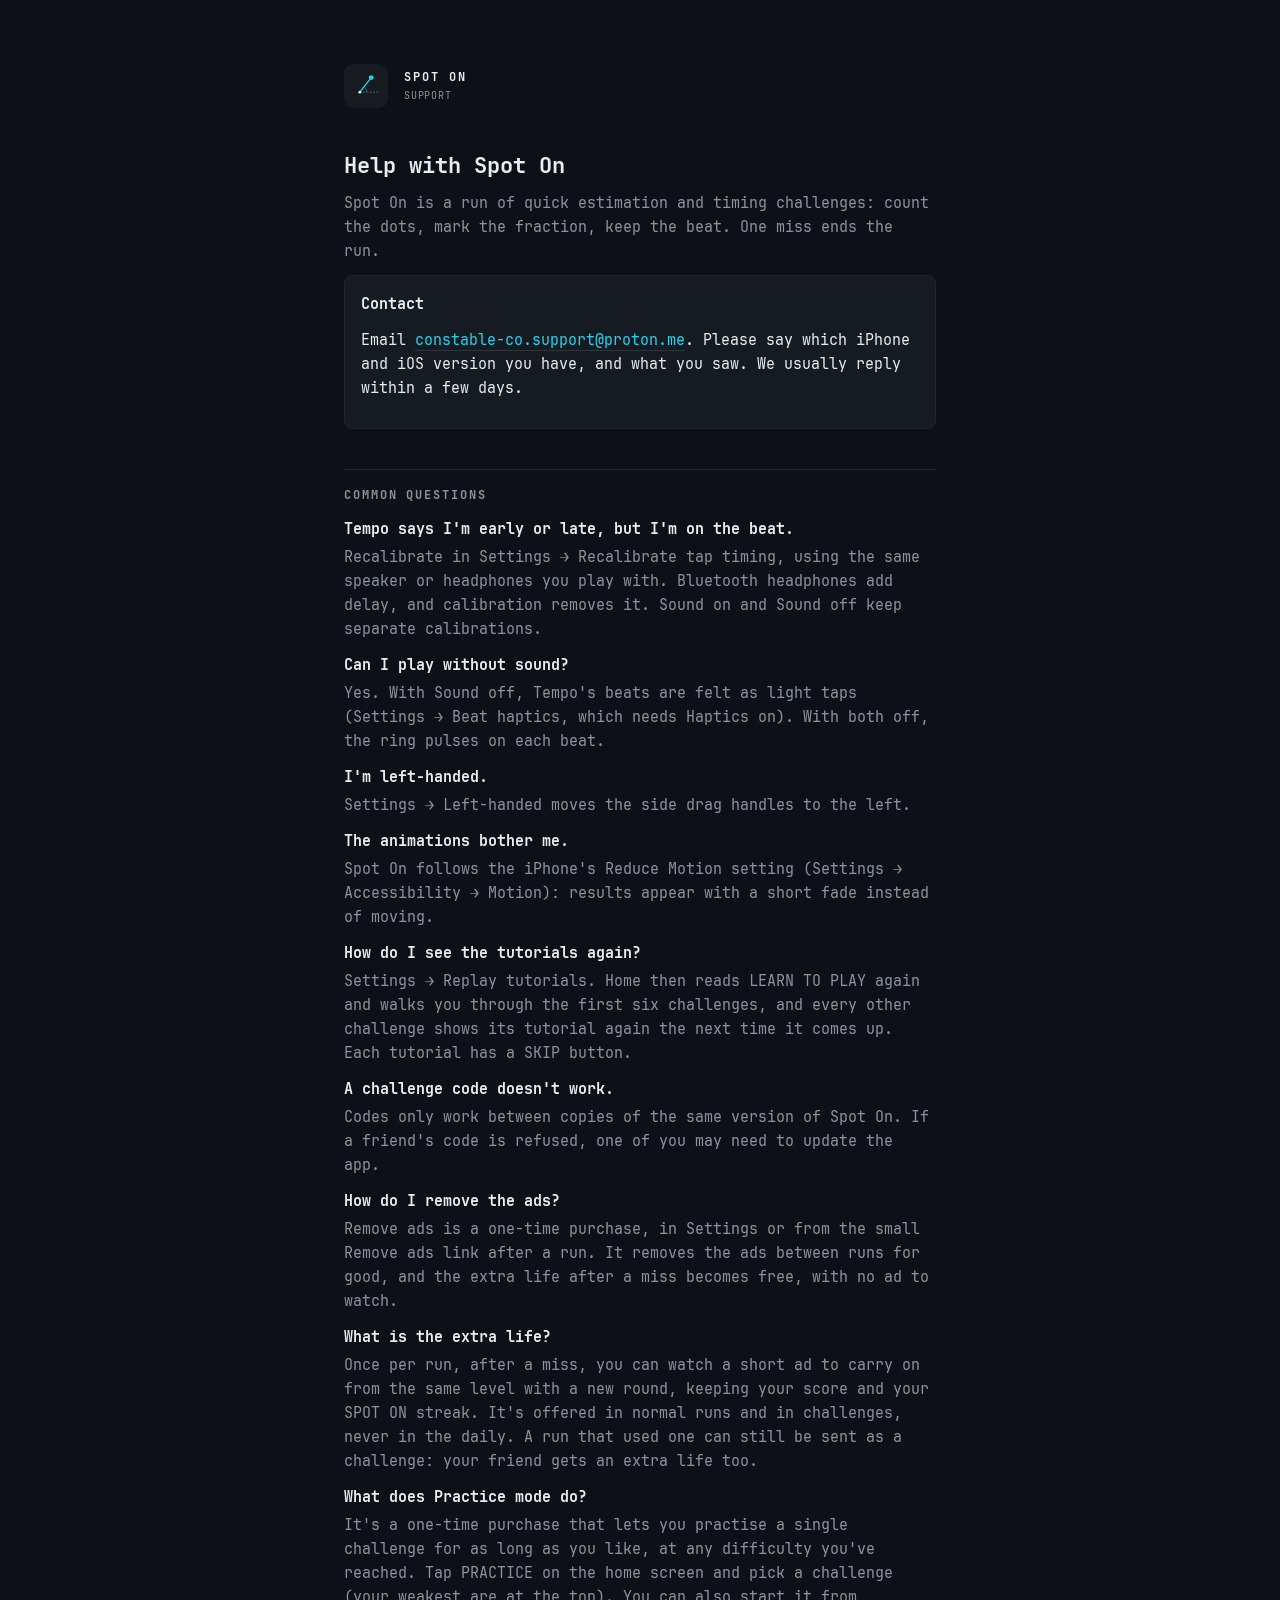
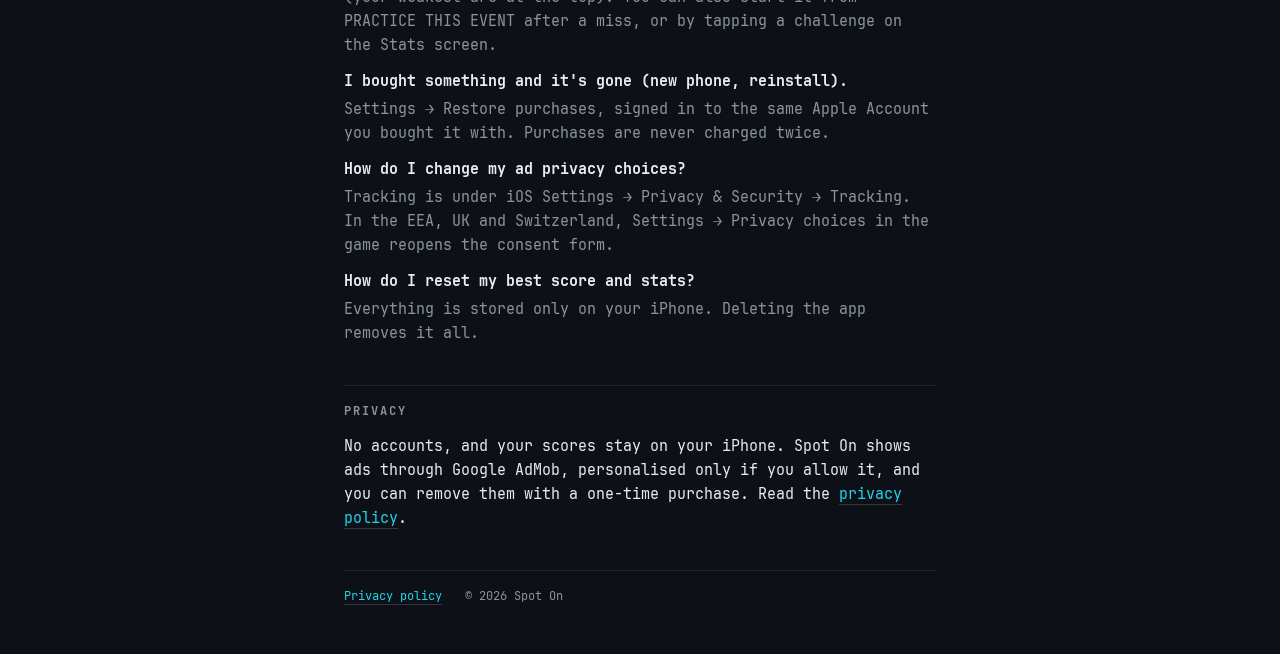
<file: index.html>
<!doctype html>
<html lang="en">
<head>
  <meta charset="utf-8">
  <meta name="viewport" content="width=device-width, initial-scale=1">
  <title>Spot On · Support</title>
  <meta name="description" content="Help and contact for Spot On, a game of estimation and timing for iPhone.">
  <meta name="theme-color" content="#0D1117">
  <link rel="stylesheet" href="style.css">
</head>
<body>
<main>
  <header>
    <svg class="mark" viewBox="0 0 100 100" aria-hidden="true">
      <rect width="100" height="100" rx="22" fill="#161B22"/>
      <line x1="36" y1="64" x2="80" y2="64" stroke="#8B949E" stroke-width="1.2" stroke-dasharray="4.5 3"/>
      <path d="M52 64 A16 16 0 0 0 45.85 51.39" fill="none" stroke="#22D3EE" stroke-opacity="0.45" stroke-width="2"/>
      <line x1="36" y1="64" x2="61.86" y2="30.9" stroke="#22D3EE" stroke-width="3" stroke-linecap="round"/>
      <circle cx="61.86" cy="30.9" r="5.5" fill="#22D3EE"/>
      <circle cx="36" cy="64" r="3.2" fill="#E6EDF3"/>
    </svg>
    <div class="title">Spot On<small>support</small></div>
  </header>

  <h1>Help with Spot On</h1>
  <p class="lede">Spot On is a run of quick estimation and timing challenges: count the dots, mark the fraction, keep the beat. One miss ends the run.</p>

  <div class="card">
    <p><strong>Contact</strong></p>
    <p>Email <a href="mailto:constable-co.support@proton.me">constable-co.support@proton.me</a>. Please say which iPhone and iOS version you have, and what you saw. We usually reply within a few days.</p>
  </div>

  <h2>Common questions</h2>
  <dl>
    <dt>Tempo says I'm early or late, but I'm on the beat.</dt>
    <dd>Recalibrate in Settings → Recalibrate tap timing, using the same speaker or headphones you play with. Bluetooth headphones add delay, and calibration removes it. Sound on and Sound off keep separate calibrations.</dd>

    <dt>Can I play without sound?</dt>
    <dd>Yes. With Sound off, Tempo's beats are felt as light taps (Settings → Beat haptics, which needs Haptics on). With both off, the ring pulses on each beat.</dd>

    <dt>I'm left-handed.</dt>
    <dd>Settings → Left-handed moves the side drag handles to the left.</dd>

    <dt>The animations bother me.</dt>
    <dd>Spot On follows the iPhone's Reduce Motion setting (Settings → Accessibility → Motion): results appear with a short fade instead of moving.</dd>

    <dt>How do I see the tutorials again?</dt>
    <dd>Settings → Replay tutorials. Home then reads LEARN TO PLAY again and walks you through the first six challenges, and every other challenge shows its tutorial again the next time it comes up. Each tutorial has a SKIP button.</dd>

    <dt>A challenge code doesn't work.</dt>
    <dd>Codes only work between copies of the same version of Spot On. If a friend's code is refused, one of you may need to update the app.</dd>

    <dt>How do I remove the ads?</dt>
    <dd>Remove ads is a one-time purchase, in Settings or from the small Remove ads link after a run. It removes the ads between runs for good, and the extra life after a miss becomes free, with no ad to watch.</dd>

    <dt>What is the extra life?</dt>
    <dd>Once per run, after a miss, you can watch a short ad to carry on from the same level with a new round, keeping your score and your SPOT ON streak. It's offered in normal runs and in challenges, never in the daily. A run that used one can still be sent as a challenge: your friend gets an extra life too.</dd>

    <dt>What does Practice mode do?</dt>
    <dd>It's a one-time purchase that lets you practise a single challenge for as long as you like, at any difficulty you've reached. Tap PRACTICE on the home screen and pick a challenge (your weakest are at the top). You can also start it from PRACTICE THIS EVENT after a miss, or by tapping a challenge on the Stats screen.</dd>

    <dt>I bought something and it's gone (new phone, reinstall).</dt>
    <dd>Settings → Restore purchases, signed in to the same Apple Account you bought it with. Purchases are never charged twice.</dd>

    <dt>How do I change my ad privacy choices?</dt>
    <dd>Tracking is under iOS Settings → Privacy &amp; Security → Tracking. In the EEA, UK and Switzerland, Settings → Privacy choices in the game reopens the consent form.</dd>

    <dt>How do I reset my best score and stats?</dt>
    <dd>Everything is stored only on your iPhone. Deleting the app removes it all.</dd>
  </dl>

  <h2>Privacy</h2>
  <p>No accounts, and your scores stay on your iPhone. Spot On shows ads through Google AdMob, personalised only if you allow it, and you can remove them with a one-time purchase. Read the <a href="privacy.html">privacy policy</a>.</p>

  <footer>
    <a href="privacy.html">Privacy policy</a>
    <span>© 2026 Spot On</span>
  </footer>
</main>
</body>
</html>
</file>
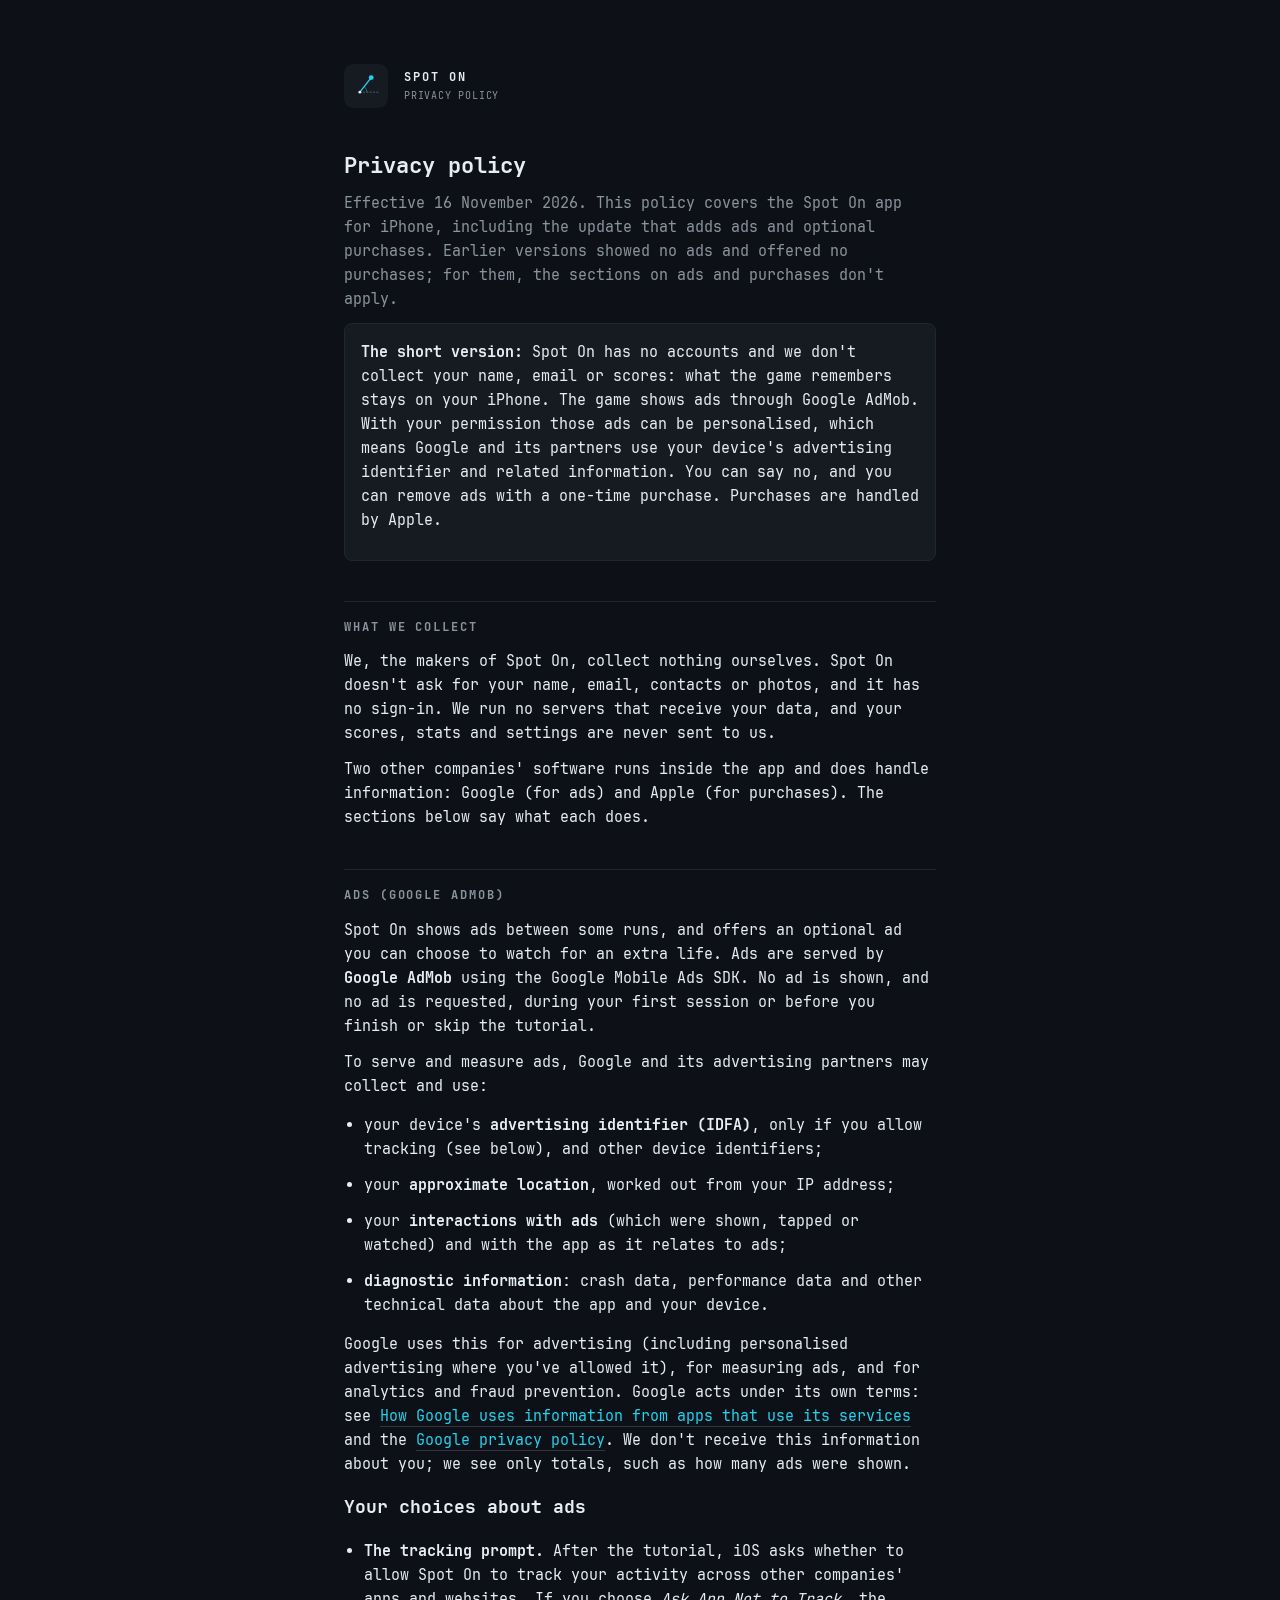
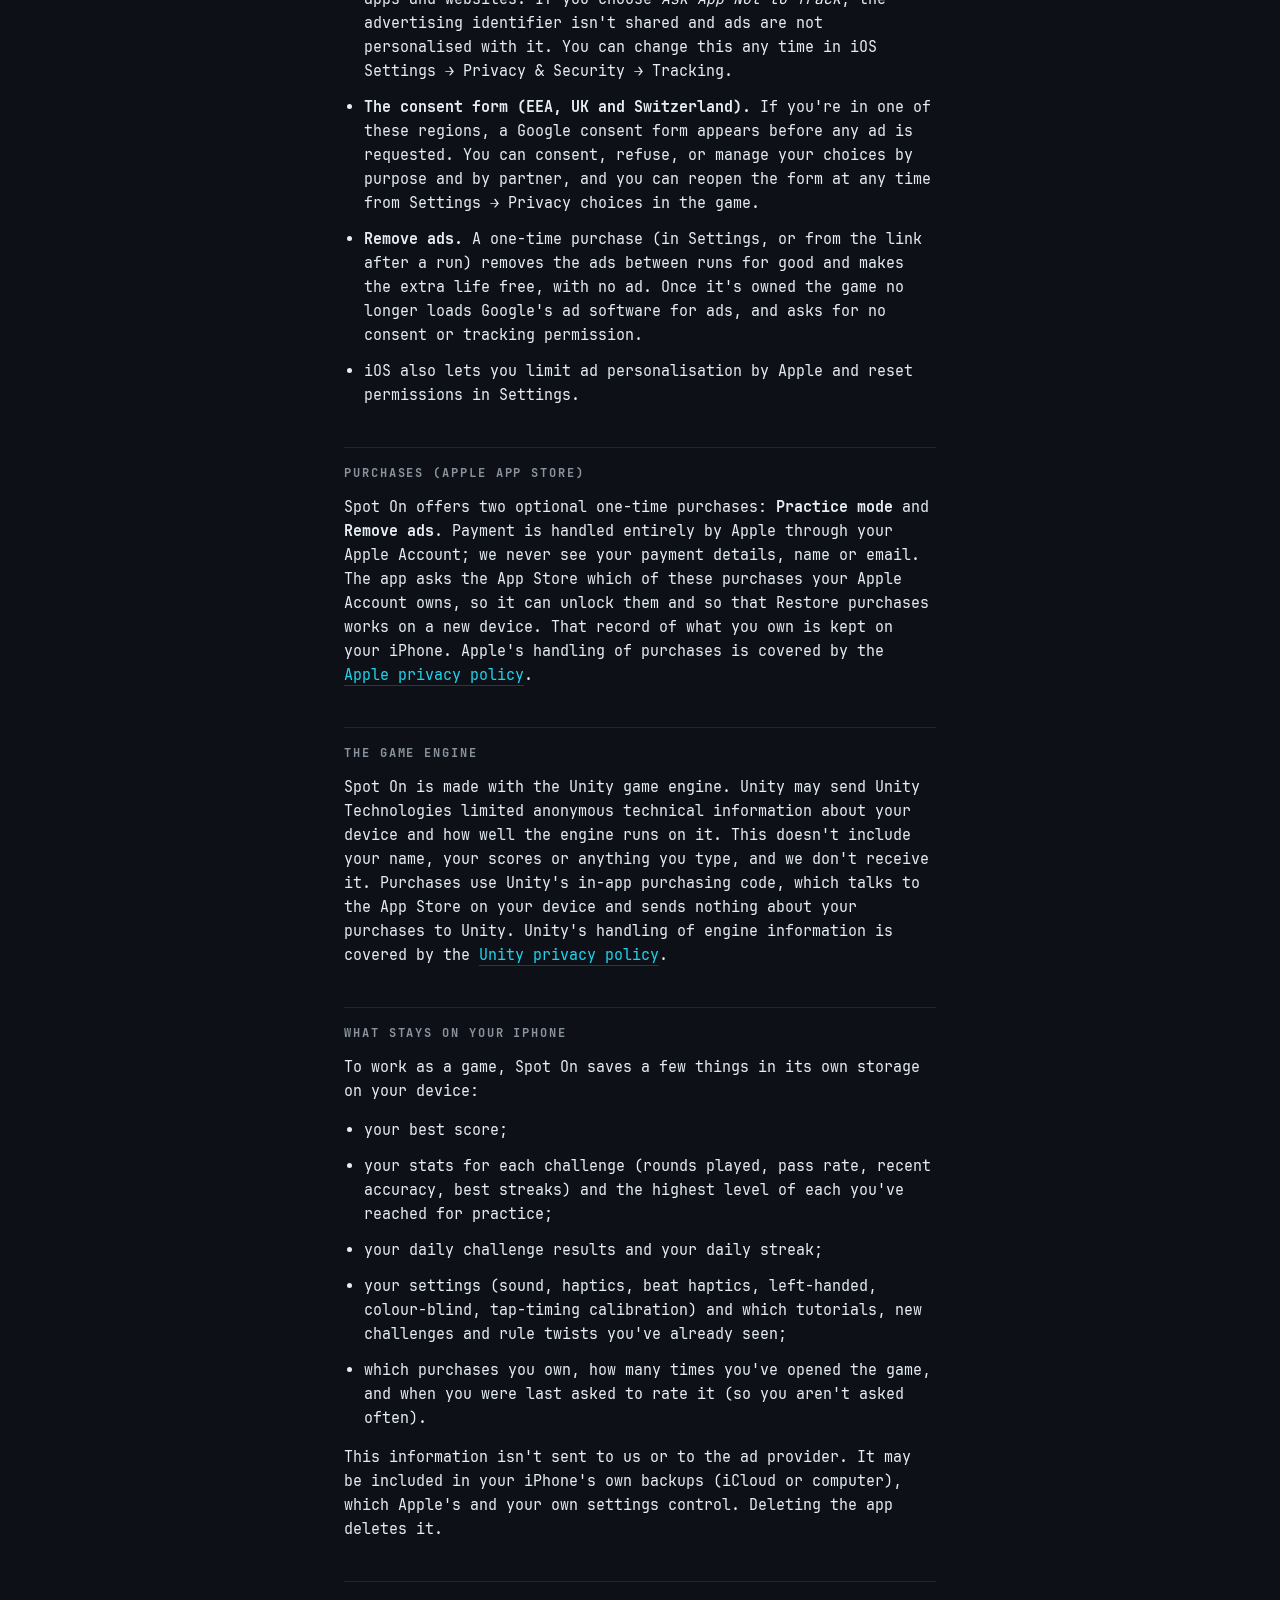
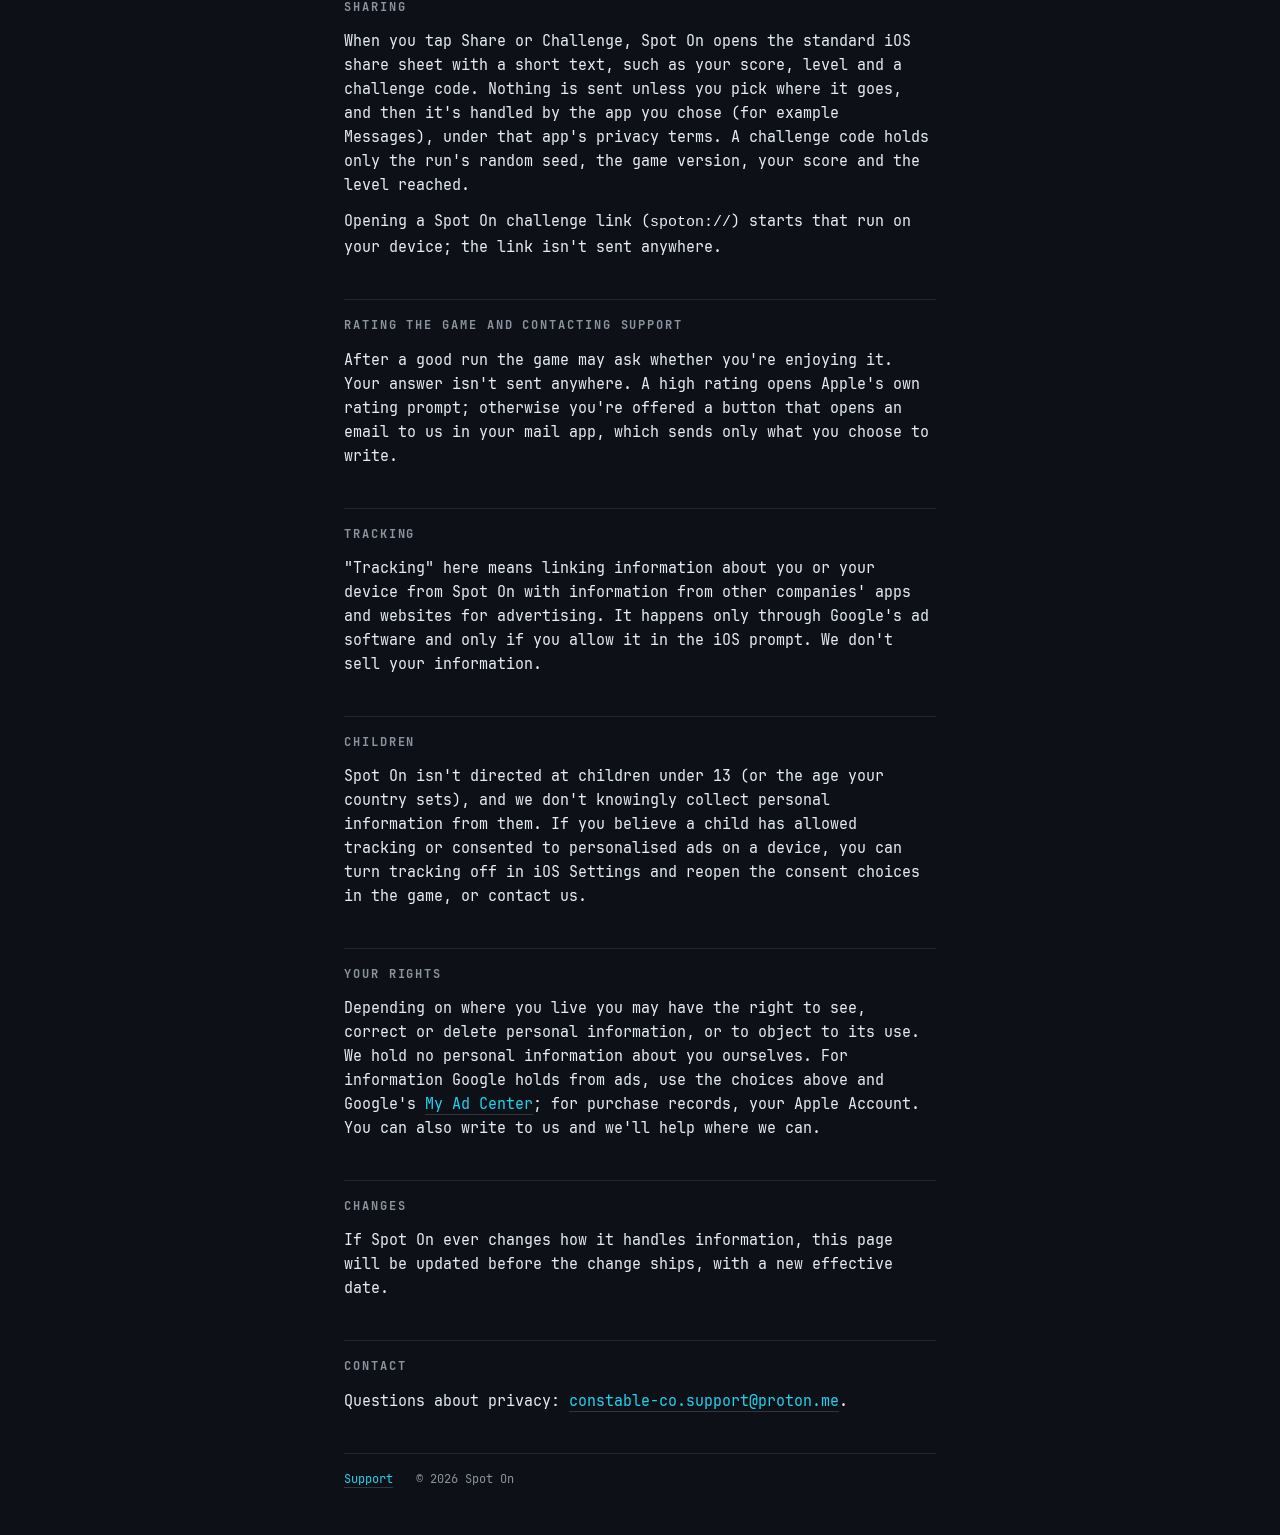
<file: privacy.html>
<!doctype html>
<html lang="en">
<head>
  <meta charset="utf-8">
  <meta name="viewport" content="width=device-width, initial-scale=1">
  <title>Spot On · Privacy policy</title>
  <meta name="description" content="Spot On has no accounts and keeps your scores on your iPhone. It shows ads through Google AdMob, which may be personalised with your permission, and offers optional purchases through the App Store.">
  <meta name="theme-color" content="#0D1117">
  <link rel="stylesheet" href="style.css">
</head>
<body>
<main>
  <header>
    <svg class="mark" viewBox="0 0 100 100" aria-hidden="true">
      <rect width="100" height="100" rx="22" fill="#161B22"/>
      <line x1="36" y1="64" x2="80" y2="64" stroke="#8B949E" stroke-width="1.2" stroke-dasharray="4.5 3"/>
      <path d="M52 64 A16 16 0 0 0 45.85 51.39" fill="none" stroke="#22D3EE" stroke-opacity="0.45" stroke-width="2"/>
      <line x1="36" y1="64" x2="61.86" y2="30.9" stroke="#22D3EE" stroke-width="3" stroke-linecap="round"/>
      <circle cx="61.86" cy="30.9" r="5.5" fill="#22D3EE"/>
      <circle cx="36" cy="64" r="3.2" fill="#E6EDF3"/>
    </svg>
    <div class="title">Spot On<small>privacy policy</small></div>
  </header>

  <h1>Privacy policy</h1>
  <p class="lede">Effective 16 November 2026. This policy covers the Spot On app for iPhone, including the update that adds ads and optional purchases. Earlier versions showed no ads and offered no purchases; for them, the sections on ads and purchases don't apply.</p>

  <div class="card">
    <p><strong class="ok">The short version:</strong> Spot On has no accounts and we don't collect your name, email or scores: what the game remembers stays on your iPhone. The game shows ads through Google AdMob. With your permission those ads can be personalised, which means Google and its partners use your device's advertising identifier and related information. You can say no, and you can remove ads with a one-time purchase. Purchases are handled by Apple.</p>
  </div>

  <h2>What we collect</h2>
  <p>We, the makers of Spot On, collect nothing ourselves. Spot On doesn't ask for your name, email, contacts or photos, and it has no sign-in. We run no servers that receive your data, and your scores, stats and settings are never sent to us.</p>
  <p>Two other companies' software runs inside the app and does handle information: Google (for ads) and Apple (for purchases). The sections below say what each does.</p>

  <h2>Ads (Google AdMob)</h2>
  <p>Spot On shows ads between some runs, and offers an optional ad you can choose to watch for an extra life. Ads are served by <strong>Google AdMob</strong> using the Google Mobile Ads SDK. No ad is shown, and no ad is requested, during your first session or before you finish or skip the tutorial.</p>
  <p>To serve and measure ads, Google and its advertising partners may collect and use:</p>
  <ul>
    <li>your device's <strong>advertising identifier (IDFA)</strong>, only if you allow tracking (see below), and other device identifiers;</li>
    <li>your <strong>approximate location</strong>, worked out from your IP address;</li>
    <li>your <strong>interactions with ads</strong> (which were shown, tapped or watched) and with the app as it relates to ads;</li>
    <li><strong>diagnostic information</strong>: crash data, performance data and other technical data about the app and your device.</li>
  </ul>
  <p>Google uses this for advertising (including personalised advertising where you've allowed it), for measuring ads, and for analytics and fraud prevention. Google acts under its own terms: see <a href="https://policies.google.com/technologies/partner-sites">How Google uses information from apps that use its services</a> and the <a href="https://policies.google.com/privacy">Google privacy policy</a>. We don't receive this information about you; we see only totals, such as how many ads were shown.</p>

  <h3>Your choices about ads</h3>
  <ul>
    <li><strong>The tracking prompt.</strong> After the tutorial, iOS asks whether to allow Spot On to track your activity across other companies' apps and websites. If you choose <em>Ask App Not to Track</em>, the advertising identifier isn't shared and ads are not personalised with it. You can change this any time in iOS Settings → Privacy &amp; Security → Tracking.</li>
    <li><strong>The consent form (EEA, UK and Switzerland).</strong> If you're in one of these regions, a Google consent form appears before any ad is requested. You can consent, refuse, or manage your choices by purpose and by partner, and you can reopen the form at any time from Settings → Privacy choices in the game.</li>
    <li><strong>Remove ads.</strong> A one-time purchase (in Settings, or from the link after a run) removes the ads between runs for good and makes the extra life free, with no ad. Once it's owned the game no longer loads Google's ad software for ads, and asks for no consent or tracking permission.</li>
    <li>iOS also lets you limit ad personalisation by Apple and reset permissions in Settings.</li>
  </ul>

  <h2>Purchases (Apple App Store)</h2>
  <p>Spot On offers two optional one-time purchases: <strong>Practice mode</strong> and <strong>Remove ads</strong>. Payment is handled entirely by Apple through your Apple Account; we never see your payment details, name or email. The app asks the App Store which of these purchases your Apple Account owns, so it can unlock them and so that Restore purchases works on a new device. That record of what you own is kept on your iPhone. Apple's handling of purchases is covered by the <a href="https://www.apple.com/legal/privacy/">Apple privacy policy</a>.</p>

  <h2>The game engine</h2>
  <p>Spot On is made with the Unity game engine. Unity may send Unity Technologies limited anonymous technical information about your device and how well the engine runs on it. This doesn't include your name, your scores or anything you type, and we don't receive it. Purchases use Unity's in-app purchasing code, which talks to the App Store on your device and sends nothing about your purchases to Unity. Unity's handling of engine information is covered by the <a href="https://unity.com/legal/privacy-policy">Unity privacy policy</a>.</p>

  <h2>What stays on your iPhone</h2>
  <p>To work as a game, Spot On saves a few things in its own storage on your device:</p>
  <ul>
    <li>your best score;</li>
    <li>your stats for each challenge (rounds played, pass rate, recent accuracy, best streaks) and the highest level of each you've reached for practice;</li>
    <li>your daily challenge results and your daily streak;</li>
    <li>your settings (sound, haptics, beat haptics, left-handed, colour-blind, tap-timing calibration) and which tutorials, new challenges and rule twists you've already seen;</li>
    <li>which purchases you own, how many times you've opened the game, and when you were last asked to rate it (so you aren't asked often).</li>
  </ul>
  <p>This information isn't sent to us or to the ad provider. It may be included in your iPhone's own backups (iCloud or computer), which Apple's and your own settings control. Deleting the app deletes it.</p>

  <h2>Sharing</h2>
  <p>When you tap Share or Challenge, Spot On opens the standard iOS share sheet with a short text, such as your score, level and a challenge code. Nothing is sent unless you pick where it goes, and then it's handled by the app you chose (for example Messages), under that app's privacy terms. A challenge code holds only the run's random seed, the game version, your score and the level reached.</p>
  <p>Opening a Spot On challenge link (<code>spoton://</code>) starts that run on your device; the link isn't sent anywhere.</p>

  <h2>Rating the game and contacting support</h2>
  <p>After a good run the game may ask whether you're enjoying it. Your answer isn't sent anywhere. A high rating opens Apple's own rating prompt; otherwise you're offered a button that opens an email to us in your mail app, which sends only what you choose to write.</p>

  <h2>Tracking</h2>
  <p>"Tracking" here means linking information about you or your device from Spot On with information from other companies' apps and websites for advertising. It happens only through Google's ad software and only if you allow it in the iOS prompt. We don't sell your information.</p>

  <h2>Children</h2>
  <p>Spot On isn't directed at children under 13 (or the age your country sets), and we don't knowingly collect personal information from them. If you believe a child has allowed tracking or consented to personalised ads on a device, you can turn tracking off in iOS Settings and reopen the consent choices in the game, or contact us.</p>

  <h2>Your rights</h2>
  <p>Depending on where you live you may have the right to see, correct or delete personal information, or to object to its use. We hold no personal information about you ourselves. For information Google holds from ads, use the choices above and Google's <a href="https://myadcenter.google.com/">My Ad Center</a>; for purchase records, your Apple Account. You can also write to us and we'll help where we can.</p>

  <h2>Changes</h2>
  <p>If Spot On ever changes how it handles information, this page will be updated before the change ships, with a new effective date.</p>

  <h2>Contact</h2>
  <p>Questions about privacy: <a href="mailto:constable-co.support@proton.me">constable-co.support@proton.me</a>.</p>

  <footer>
    <a href="index.html">Support</a>
    <span>© 2026 Spot On</span>
  </footer>
</main>
</body>
</html>
</file>
<file: style.css>
/* Spot On support site. Colours and spacing are the game's DesignTokens (SPEC §4). */
@font-face {
  font-family: "JetBrains Mono";
  src: url("fonts/JetBrainsMono-Regular.ttf") format("truetype");
  font-weight: 400;
  font-display: swap;
}
@font-face {
  font-family: "JetBrains Mono";
  src: url("fonts/JetBrainsMono-Bold.ttf") format("truetype");
  font-weight: 700;
  font-display: swap;
}

:root {
  --bg: #0D1117;
  --surface: #161B22;
  --hairline: #21262D;
  --hairline-strong: #30363D;
  --text: #E6EDF3;
  --text-dim: #8B949E;
  --accent: #22D3EE;
  --target: #4ADE80;
  --error: #F87171;
  --side: 24px;
  --gap: 40px;
}

* { box-sizing: border-box; }

html { -webkit-text-size-adjust: 100%; }

body {
  margin: 0;
  background: var(--bg);
  color: var(--text);
  font-family: "JetBrains Mono", ui-monospace, SFMono-Regular, Menlo, Consolas, monospace;
  font-size: 15px;
  line-height: 1.6;
}

main {
  max-width: 640px;
  margin: 0 auto;
  padding: 64px var(--side) 48px;
}

header {
  display: flex;
  align-items: center;
  gap: 16px;
  margin-bottom: var(--gap);
}

.mark {
  width: 44px;
  height: 44px;
  flex: none;
}

.title {
  font-weight: 700;
  font-size: 12px;
  letter-spacing: 0.16em;
  text-transform: uppercase;
}

.title small {
  display: block;
  color: var(--text-dim);
  font-weight: 400;
  letter-spacing: 0.08em;
}

h1 {
  font-size: 22px;
  font-weight: 700;
  margin: 0 0 8px;
}

h2 {
  font-size: 12px;
  font-weight: 700;
  letter-spacing: 0.16em;
  text-transform: uppercase;
  color: var(--text-dim);
  margin: var(--gap) 0 12px;
  padding-top: 16px;
  border-top: 1px solid var(--hairline);
}

p, li { margin: 0 0 12px; }

ul { padding-left: 20px; }

.lede { color: var(--text-dim); }

a { color: var(--accent); text-decoration: none; border-bottom: 1px solid var(--hairline-strong); }
a:hover, a:focus-visible { border-bottom-color: var(--accent); }
a:focus-visible { outline: 2px solid var(--accent); outline-offset: 2px; }

.card {
  background: var(--surface);
  border: 1px solid var(--hairline);
  border-radius: 8px;
  padding: 16px;
  margin: 0 0 12px;
}

.card strong { color: var(--text); }

.button {
  display: inline-block;
  border: 1.5px solid var(--accent);
  border-radius: 6px;
  padding: 10px 18px;
  font-weight: 700;
  letter-spacing: 0.12em;
  text-transform: uppercase;
  font-size: 13px;
  min-height: 44px;
}

dl { margin: 0; }
dt { font-weight: 700; margin-top: 12px; }
dd { margin: 4px 0 0; color: var(--text-dim); }

.ok { color: var(--target); }

footer {
  margin-top: var(--gap);
  padding-top: 16px;
  border-top: 1px solid var(--hairline);
  color: var(--text-dim);
  font-size: 12px;
}

footer a { margin-right: 16px; }

@media (max-width: 420px) {
  main { padding: 40px 16px 32px; }
  body { font-size: 14px; }
}
</file>
